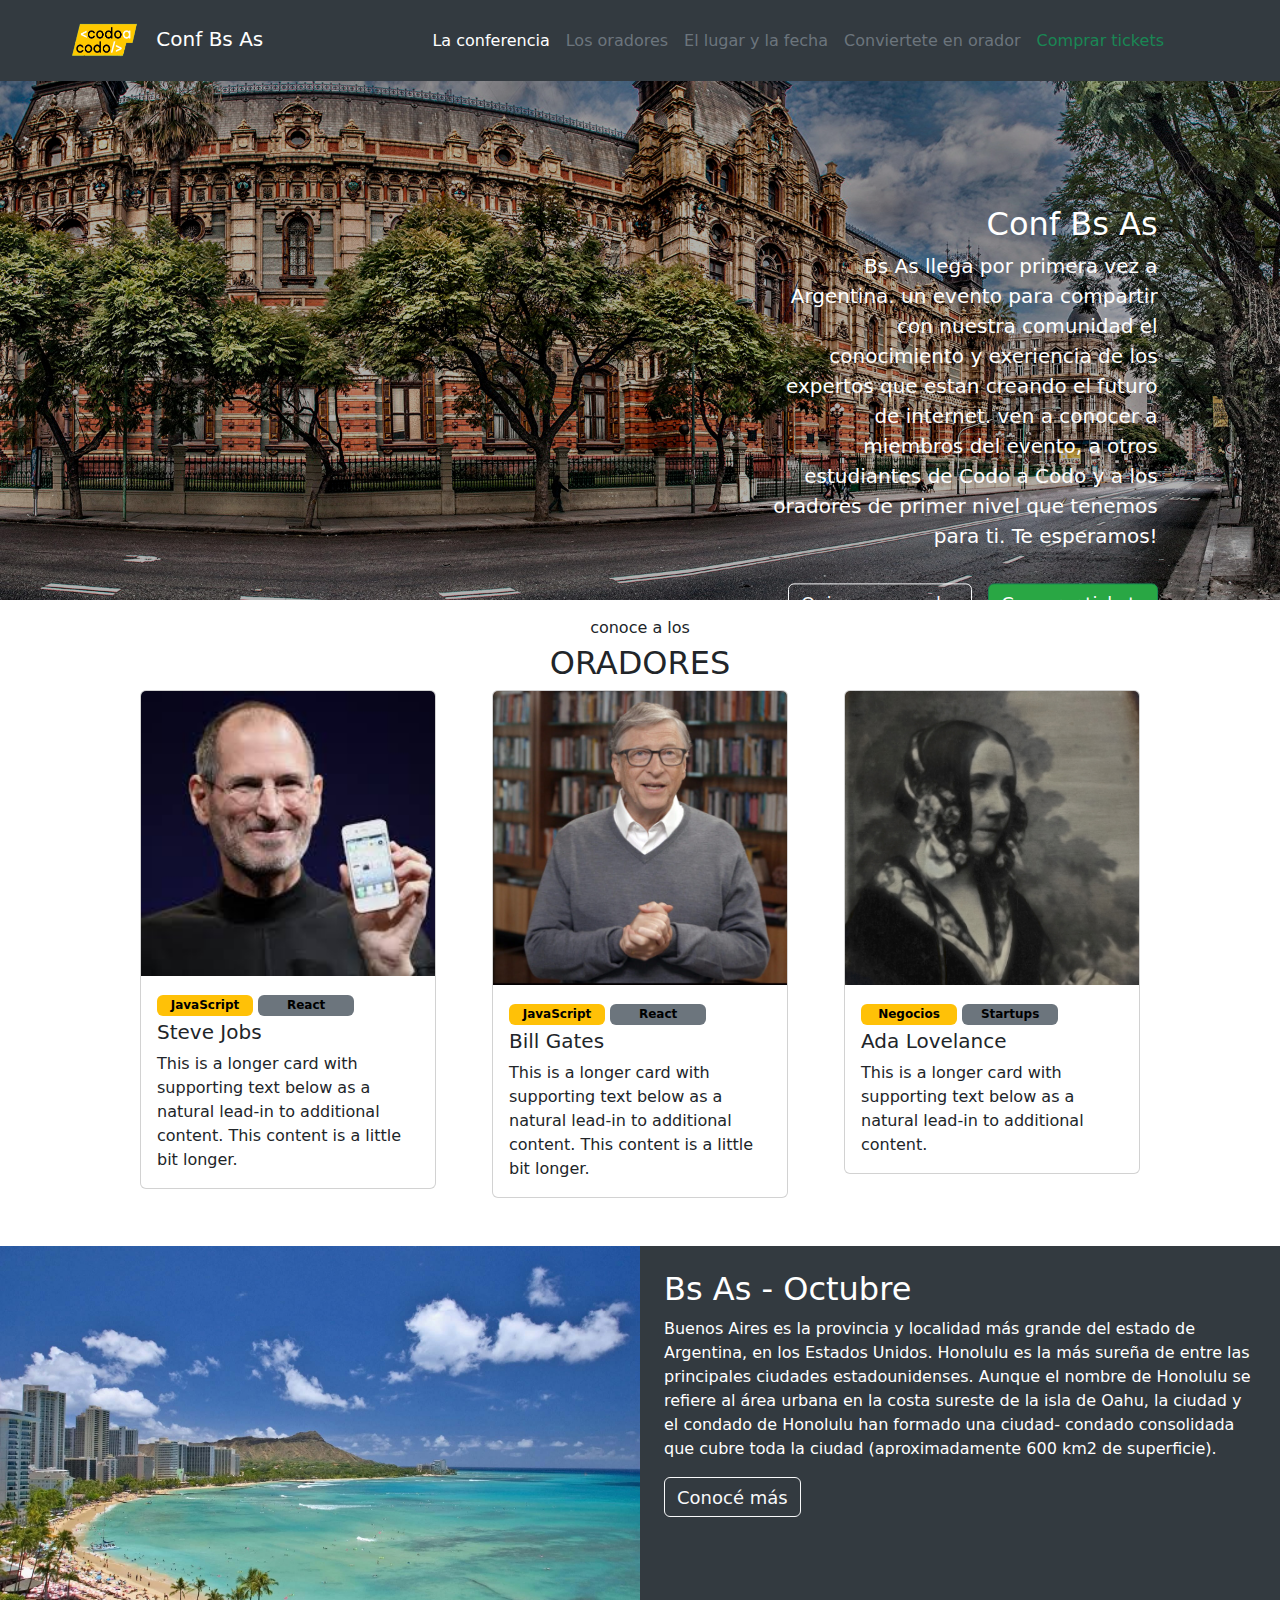
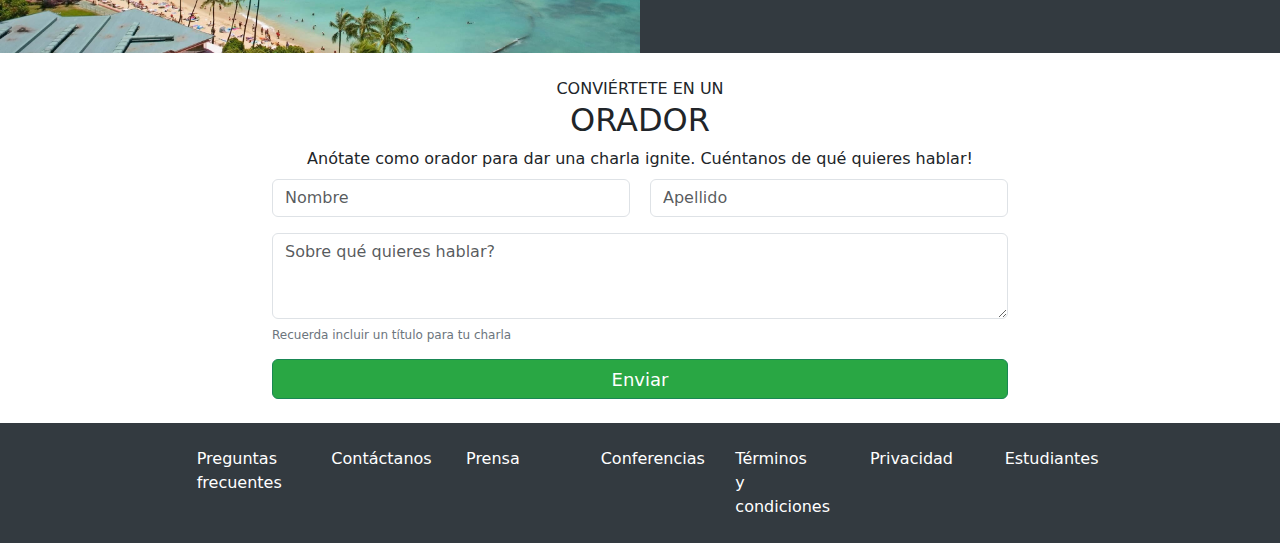
<file: index.html>
<!DOCTYPE html>
<html lang="en">

  <head>
      <meta charset="UTF-8">
      <meta http-equiv="X-UA-Compatible" content="IE=edge">
      <meta name="viewport" content="width=device-width, initial-scale=1.0">
      <link rel="stylesheet" href="css/styles.css">
      <link rel="stylesheet" href="css/bootstrap.min.css">
      <title>Proyecto 1 Codo a Codo </title>
  </head>

  <body class="container-fluid m-0 p-0"> 

    <header class="container-fluid p-0">

      <!-- Barra de navegación -->
      <nav class="navbar bg-colPropio navbar-expand-lg fixed-top">
        <div class="container-fluid ms-5">
          <a id="conf-tex3" class="navbar-brand" href="#">
              <img src="imagenes/codoacodo.png" alt="Logo" width="90" height="55" class="d-inline-block align-text-center">
              <span class="text-white">Conf Bs As</span> 
          </a> 

          <button class="navbar-toggler" type="button" data-bs-toggle="collapse" data-bs-target="#navbarSupportedContent" aria-controls="navbarSupportedContent" aria-expanded="false" aria-label="Toggle navigation">
            <span class="navbar-toggler-icon"></span>
          </button>

          <div class="collapse navbar-collapse justify-content-end me-5" id="navbarSupportedContent">
            <ul class="navbar-nav me-5">
              <li class="nav-item">
                <a id="conf-tex1" class="nav-link text-white " aria-current="page" href="#">La conferencia</a>
              </li>
              <li class="nav-item">
                <a class="nav-link text-secondary" href="#">Los oradores</a>
              </li>
              <li class="nav-item">
                <a class="nav-link text-secondary" href="#">El lugar y la fecha</a>
              </li>
              <li class="nav-item">
                <a class="nav-link text-secondary" href="#">Conviertete en orador</a>
              </li>
              <li class="nav-item">
                <a id="conf-tex2 " class="nav-link text-success" id="col-nav" href="#">Comprar tickets</a>
              </li>
            </ul>
          </div>
        </div>
      </nav>

      <!-- Imagen con el texto interno y botones -->
      <div class="container-fluid p-0">
        <div class="row">
          <div class="col-md-12">
            <div class="image-container position-relative">
              <img src="imagenes/ba1.jpg" alt="Imagen" class="img-fluid">
              <div class="text-container position-absolute d-flex flex-column align-items-end col-4" id="text-img">
                <h2 class="text-white ">Conf Bs As</h2>
                <p class="text-white text-end ">Bs As llega por primera vez a Argentina. un evento para compartir con nuestra comunidad el conocimiento y exeriencia de los expertos que estan creando el futuro de internet. ven a conocer a miembros del evento, a otros estudiantes de Codo a Codo y a los oradores de primer nivel que tenemos para ti. Te esperamos!</p>
                <div class="button-container d-flex mt-3">
                  <button type="button" class="btn btn-outline-light mx-3">Quiero ser orador</button>
                  <button type="button" class="btn btn-success">Comprar tickets</button>
                </div>
              </div>
            </div>
          </div>
        </div>
      </div>

    </header> 

    <!-- Cards -->
    <section class="container-fluid mx-auto mt-3" id="productos">
      <p class="text-center text-lowercase mb-1">CONOCE A LOS</p>
      <h2 class="text-center">ORADORES</h2>
      <div class="row g-4 justify-content-center mb-5">
        <div class="col-12 col-md-3 mx-3">
          <div class="card wow animate__animated animate__backInLeft">
            <img src="imagenes/steve.jpg" class="card-img-top img-card" alt="...">
            <div class="card-body">
                <div class="badge bg-warning text-wrap text-bg-warning" style="width: 6rem;">
                    JavaScript
                </div>
                <div class="badge bg-secondary text-wrap text-bg-warning" style="width: 6rem;">
                    React
                </div>
              <h5 class="card-title mt-1">Steve Jobs</h5>
              <p class="card-text">This is a longer card with supporting text below as a natural lead-in to additional content. This content is a little bit longer.</p>
            </div>
          </div>
        </div>

        <div class="col-12 col-md-3 mx-3">
          <div class="card wow animate__animated animate__backInRight">
            <img src="imagenes/bill.jpg" class="card-img-top img-card" alt="...">
            <div class="card-body">
              <div class="badge bg-warning text-wrap text-bg-warning" style="width: 6rem;">
                  JavaScript
              </div>
              <div class="badge bg-secondary text-wrap text-bg-warning" style="width: 6rem;">
                  React
              </div>
              <h5 class="card-title mt-1">Bill Gates</h5>
              <p class="card-text">This is a longer card with supporting text below as a natural lead-in to additional content. This content is a little bit longer.</p>
            </div>
          </div>
        </div>

        <div class="col-12 col-md-3 mx-3">
          <div class="card wow animate__animated animate__backInLeft">
            <img src="imagenes/ada.jpeg" class="card-img-top img-card" alt="...">
            <div class="card-body">
              <div class="badge bg-warning text-wrap text-bg-warning" style="width: 6rem;">
                  Negocios
              </div>
              <div class="badge bg-secondary text-wrap text-bg-warning" style="width: 6rem;">
                  Startups
              </div>
              <h5 class="card-title mt-1">Ada Lovelance</h5>
              <p class="card-text">This is a longer card with supporting text below as a natural lead-in to additional content.</p>
            </div>
          </div>
        </div>
      </div>                
    </section>

    <!-- imagenes y presentación -->
    <section class="container-fluid">
      <div class="row">
        <div class="col-md-6 p-0">
          <img src="imagenes/honolulu.jpg" class="img-fluid" alt="imagen 1">
        </div>
        <div class="col bg-colPropio p-3">
          <div class="mt-2 mx-2">
            <h2 class="text-white"> Bs As - Octubre</h2>
            <p class="text-white">    
              Buenos Aires es la provincia y localidad más grande del estado de Argentina, en los Estados Unidos. Honolulu es la
              más sureña de entre las principales ciudades estadounidenses. Aunque el nombre de Honolulu se refiere al área
              urbana en la costa sureste de la isla de Oahu, la ciudad y el condado de Honolulu han formado una ciudad-
              condado consolidada que cubre toda la ciudad (aproximadamente 600 km2 de superficie).
            </p>
            <button type="button" class="btn btn-outline-light ">Conocé más</button>
          </div>
        </div>
      </div>
    </section>

    <!-- Formulario -->
    <section class="mt-4" id="contactos">
      <p class="text-center mb-0">CONVIÉRTETE EN UN</p>
      <h2 class="text-center mb-2">ORADOR</h2>
      <p class="text-center mb-2">Anótate como orador para dar una charla ignite. Cuéntanos de qué quieres hablar!</p>                     
      <div class="container">
        <form class="row justify-content-md-center">
          <div class="col-md-8 col-12 mx-auto">
            <div class="form-group d-flex justify-content-between">
              <div class="mb-3 col" style="margin-right: 10px;">
                <input type="email" class="form-control" id="exampleFormControlInput1" placeholder="Nombre">
              </div>
              <div class="mb-3 col" style="margin-left: 10px;">
                <input type="email" class="form-control" id="exampleFormControlInput2" placeholder="Apellido">
              </div>
            </div>
            
            <div class="">
              <textarea class="form-control" id="exampleFormControlTextarea1" placeholder="Sobre qué quieres hablar?" rows="3"></textarea>
            </div>

            <p class="text-secondary"><sub>Recuerda incluir un título para tu charla</sub></p>

            <button type="submit" class="btn btn-success col-12 mb-4">Enviar</button>

          </div>
        </form>
      </div>
    </section>

    <!-- Footer -->
    <footer class="container-fluid">
      <div class="row p-4 bg-colPropio justify-content-center">
        <div class="col-lg-1 mx-3">
          <a  class="text-decoration-none text-white" href="#">Preguntas frecuentes</a>
        </div>
        <div class="col-lg-1 mx-3">
          <a  class="text-decoration-none text-white" href="#">Contáctanos</a>
        </div>
        <div class="col-lg-1 mx-3">
          <a  class="text-decoration-none text-white" href="#">Prensa</a>
        </div>
        <div class="col-lg-1 mx-3">
          <a  class="text-decoration-none text-white" href="#">Conferencias</a>
        </div>
        <div class="col-lg-1 mx-3">
          <a class="text-decoration-none text-white" href="#">Términos y condiciones</a>
        </div>
        <div class="col-lg-1 mx-3">
          <a class="text-decoration-none text-white"  href="#">Privacidad</a>
        </div>
        <div class="col-lg-1 mx-3">
          <a  class="text-decoration-none text-white" href="#">Estudiantes</a>
        </div>
      </div>
    </footer>

    <script src="js/bootstrap.min.js"></script>
  </body>
  
</html>
</file>
<file: css/styles.css>
/* Le da color a la barra nav, footer y el de la imagen central */

.bg-colPropio{
  background-color: #333a40 ;
}


.image-container img {
  filter: brightness(0.7);
  width: 100%;
  height: 100%;
  object-fit: cover;
}  

.image-container {
  position: relative;
  height: 600px;
  overflow: hidden;
}

.text-container {
  align-items: flex-start;
  margin-left: 55%;
  top: 50%;
  right: 0;
  transform: translateY(-25%);
  padding: 20px;
  margin-right: 8%;
  font-size: 20px;
  
}

/* botones dentro de imagen*/
.btn-success {
  background-color: #29a744 !important ;

  font-size: 18px !important;
  height: 40px;
  text-align: center;
}
.btn-outline-light{
  font-size: 18px !important;
  height: 40px;
  text-align: center;
}


@media (max-width: 768px) {
  .text-container {
    text-align: center;
    top: auto;
    bottom: 0;
    transform: none;
  }
}
</file>
